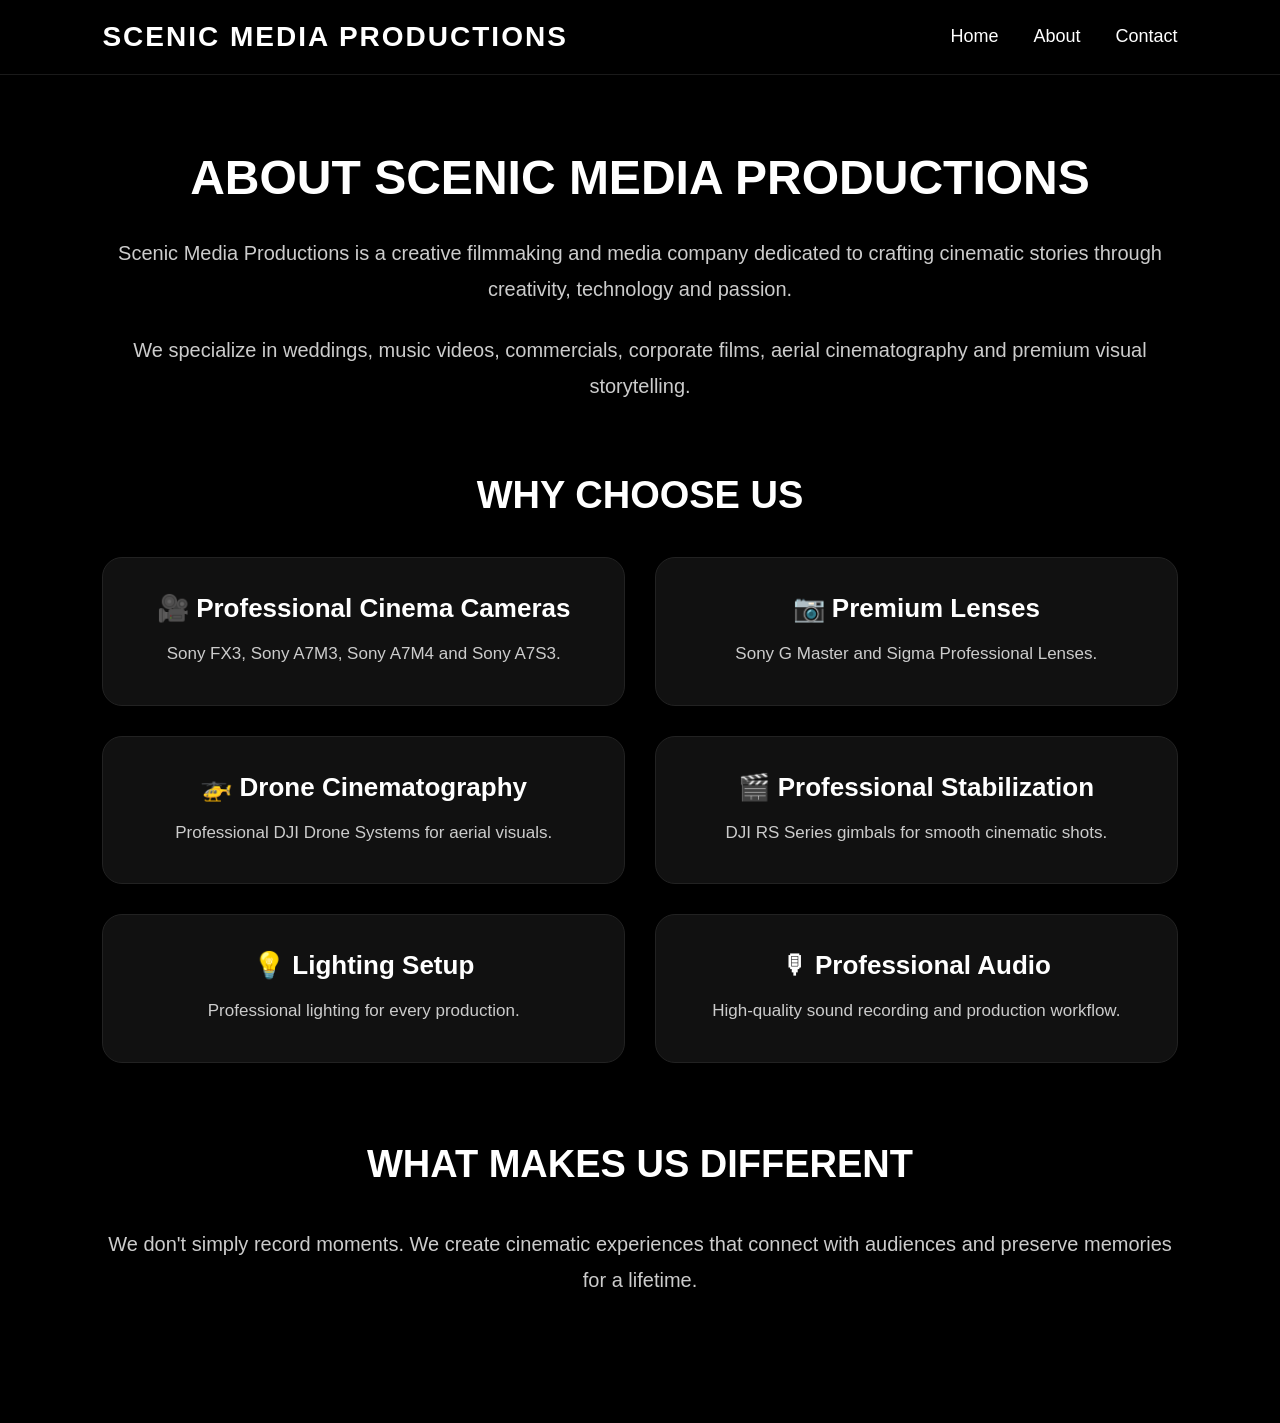
<file: about.html>
<!DOCTYPE html>
<html lang="en">

<head>
    <meta charset="UTF-8">
    <meta name="viewport" content="width=device-width, initial-scale=1.0">
    <title>About | Scenic Media Productions</title>

    <link rel="stylesheet" href="style.css">
</head>

<body>

    <nav>
        <div class="logo">
            SCENIC MEDIA PRODUCTIONS
        </div>

        <ul>
            <li><a href="index.html">Home</a></li>
            <li><a href="about.html">About</a></li>
            <li><a href="contact.html">Contact</a></li>
        </ul>
    </nav>

    <section class="about-page">

        <div class="about-page-container">

            <h1>ABOUT SCENIC MEDIA PRODUCTIONS</h1>

            <p>
                Scenic Media Productions is a creative filmmaking and media company
                dedicated to crafting cinematic stories through creativity,
                technology and passion.
            </p>

            <p>
                We specialize in weddings, music videos, commercials,
                corporate films, aerial cinematography and premium visual
                storytelling.
            </p>

            <h2>WHY CHOOSE US</h2>

            <div class="why-grid">

                <div class="why-card">
                    <h3>🎥 Professional Cinema Cameras</h3>
                    <p>
                        Sony FX3, Sony A7M3,
                        Sony A7M4 and Sony A7S3.
                    </p>
                </div>

                <div class="why-card">
                    <h3>📷 Premium Lenses</h3>
                    <p>
                        Sony G Master and
                        Sigma Professional Lenses.
                    </p>
                </div>

                <div class="why-card">
                    <h3>🚁 Drone Cinematography</h3>
                    <p>
                        Professional DJI Drone
                        Systems for aerial visuals.
                    </p>
                </div>

                <div class="why-card">
                    <h3>🎬 Professional Stabilization</h3>
                    <p>
                        DJI RS Series gimbals
                        for smooth cinematic shots.
                    </p>
                </div>

                <div class="why-card">
                    <h3>💡 Lighting Setup</h3>
                    <p>
                        Professional lighting
                        for every production.
                    </p>
                </div>

                <div class="why-card">
                    <h3>🎙 Professional Audio</h3>
                    <p>
                        High-quality sound recording
                        and production workflow.
                    </p>
                </div>

            </div>

            <h2>WHAT MAKES US DIFFERENT</h2>

            <p>
                We don't simply record moments.
                We create cinematic experiences that
                connect with audiences and preserve
                memories for a lifetime.
            </p>

        </div>

    </section>

</body>

</html>
</file>
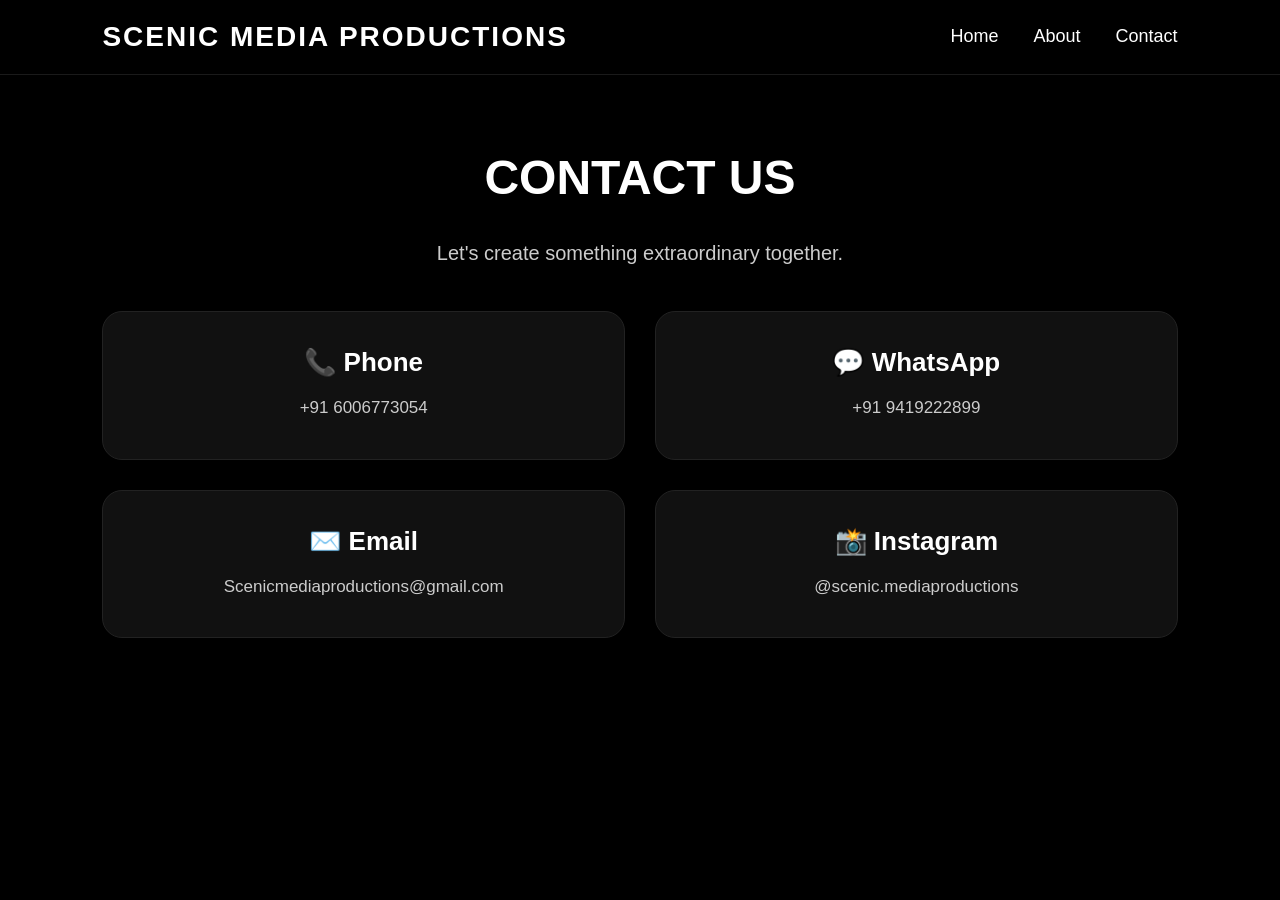
<file: contact.html>
<!DOCTYPE html>
<html lang="en">

<head>
    <meta charset="UTF-8">
    <meta name="viewport" content="width=device-width, initial-scale=1.0">
    <title>Contact | Scenic Media Productions</title>

    <link rel="stylesheet" href="style.css">
</head>

<body>

<nav>
    <div class="logo">
        SCENIC MEDIA PRODUCTIONS
    </div>

    <ul>
        <li><a href="index.html">Home</a></li>
        <li><a href="about.html">About</a></li>
        <li><a href="contact.html">Contact</a></li>
    </ul>
</nav>

<section class="about-page">

    <div class="about-page-container">

        <h1>CONTACT US</h1>

        <p>
            Let's create something extraordinary together.
        </p>

        <div class="why-grid">

            <div class="why-card">
                <h3>📞 Phone</h3>
                <p>+91 6006773054</p>
            </div>

            <div class="why-card">
                <h3>💬 WhatsApp</h3>
                <p>+91 9419222899</p>
            </div>

            <div class="why-card">
                <h3>✉️ Email</h3>
                <p>Scenicmediaproductions@gmail.com</p>
            </div>

            <div class="why-card">
                <h3>📸 Instagram</h3>
                <p>@scenic.mediaproductions</p>
            </div>

        </div>

        

</section>

</body>

</html>
</file>
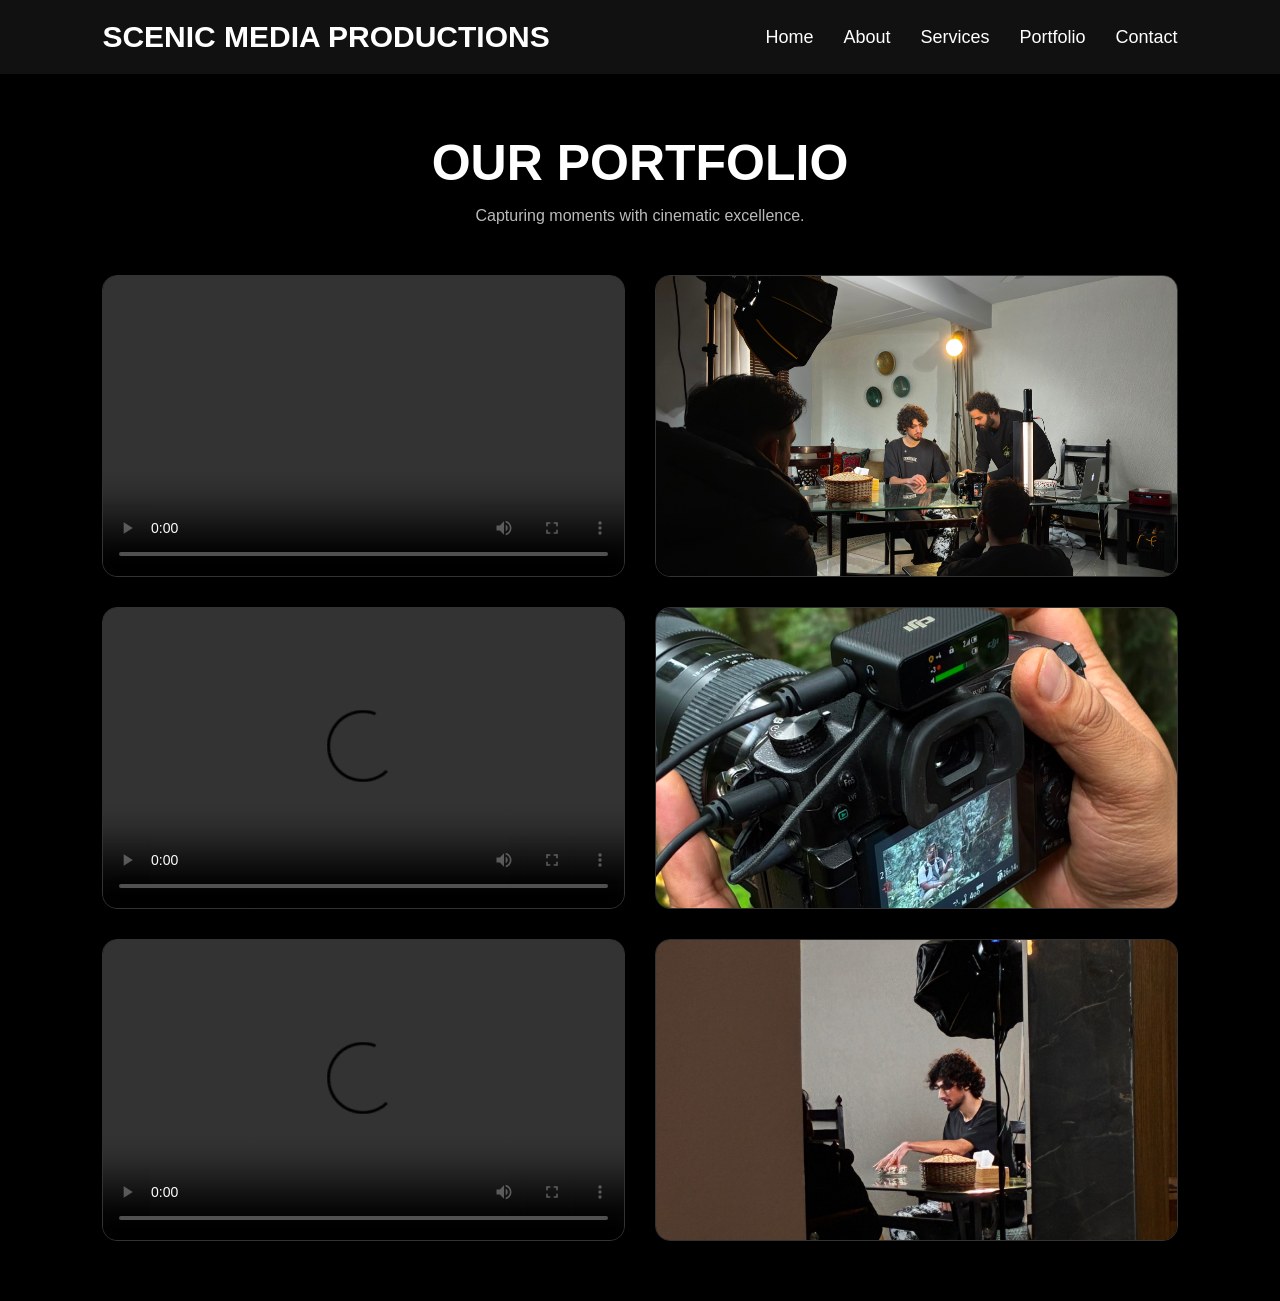
<file: portfolio.html>
<!DOCTYPE html>
<html lang="en">
<head>
    <meta charset="UTF-8">
    <meta name="viewport" content="width=device-width, initial-scale=1.0">
    <title>Portfolio | Scenic Media Productions</title>

    <style>

        *{
            margin:0;
            padding:0;
            box-sizing:border-box;
            font-family:Arial, Helvetica, sans-serif;
        }

        body{
            background:black;
            color:white;
        }

        nav{
            width:100%;
            background:#111;
            padding:20px 8%;
            display:flex;
            justify-content:space-between;
            align-items:center;
        }

        nav h2{
            font-size:30px;
        }

        nav ul{
            display:flex;
            list-style:none;
        }

        nav ul li{
            margin-left:30px;
        }

        nav ul li a{
            color:white;
            text-decoration:none;
            font-size:18px;
        }

        .portfolio{
            padding:60px 8%;
        }

        .portfolio h1{
            text-align:center;
            font-size:50px;
            margin-bottom:15px;
        }

        .portfolio p{
            text-align:center;
            color:#bbb;
            margin-bottom:50px;
        }

        .gallery{
            display:grid;
            grid-template-columns:repeat(auto-fit,minmax(350px,1fr));
            gap:30px;
        }

        .card{
            background:#111;
            border-radius:15px;
            overflow:hidden;
            border:1px solid #333;
        }

        .card img,
        .card video{
            width:100%;
            height:300px;
            object-fit:cover;
            display:block;
        }

    </style>

</head>

<body>

<nav>

    <h2>SCENIC MEDIA PRODUCTIONS</h2>

    <ul>
        <li><a href="index.html">Home</a></li>
        <li><a href="about.html">About</a></li>
        <li><a href="services.html">Services</a></li>
        <li><a href="portfolio.html">Portfolio</a></li>
        <li><a href="contact.html">Contact</a></li>
    </ul>

</nav>

<section class="portfolio">

    <h1>OUR PORTFOLIO</h1>

    <p>
        Capturing moments with cinematic excellence.
    </p>

    <div class="gallery">

        <div class="card">
            <video controls>
                <source src="assets/videos/portfolio-videos/ad1.MP4" type="video/mp4">
            </video>
        </div>

        <div class="card">
            <img src="assets/images/portfolio-images/port1.JPG">
        </div>

        <div class="card">
            <video controls>
                <source src="assets/videos/portfolio-videos/ad2.MP4" type="video/mp4">
            </video>
        </div>

        <div class="card">
            <img src="assets/images/portfolio-images/port2.JPG">
        </div>

        <div class="card">
            <video controls>
                <source src="assets/videos/portfolio-videos/ad3.MP4" type="video/mp4">
            </video>
        </div>

        <div class="card">
            <img src="assets/images/portfolio-images/port3.JPG">
        </div>

    </div>

</section>

</body>
</html>
</file>
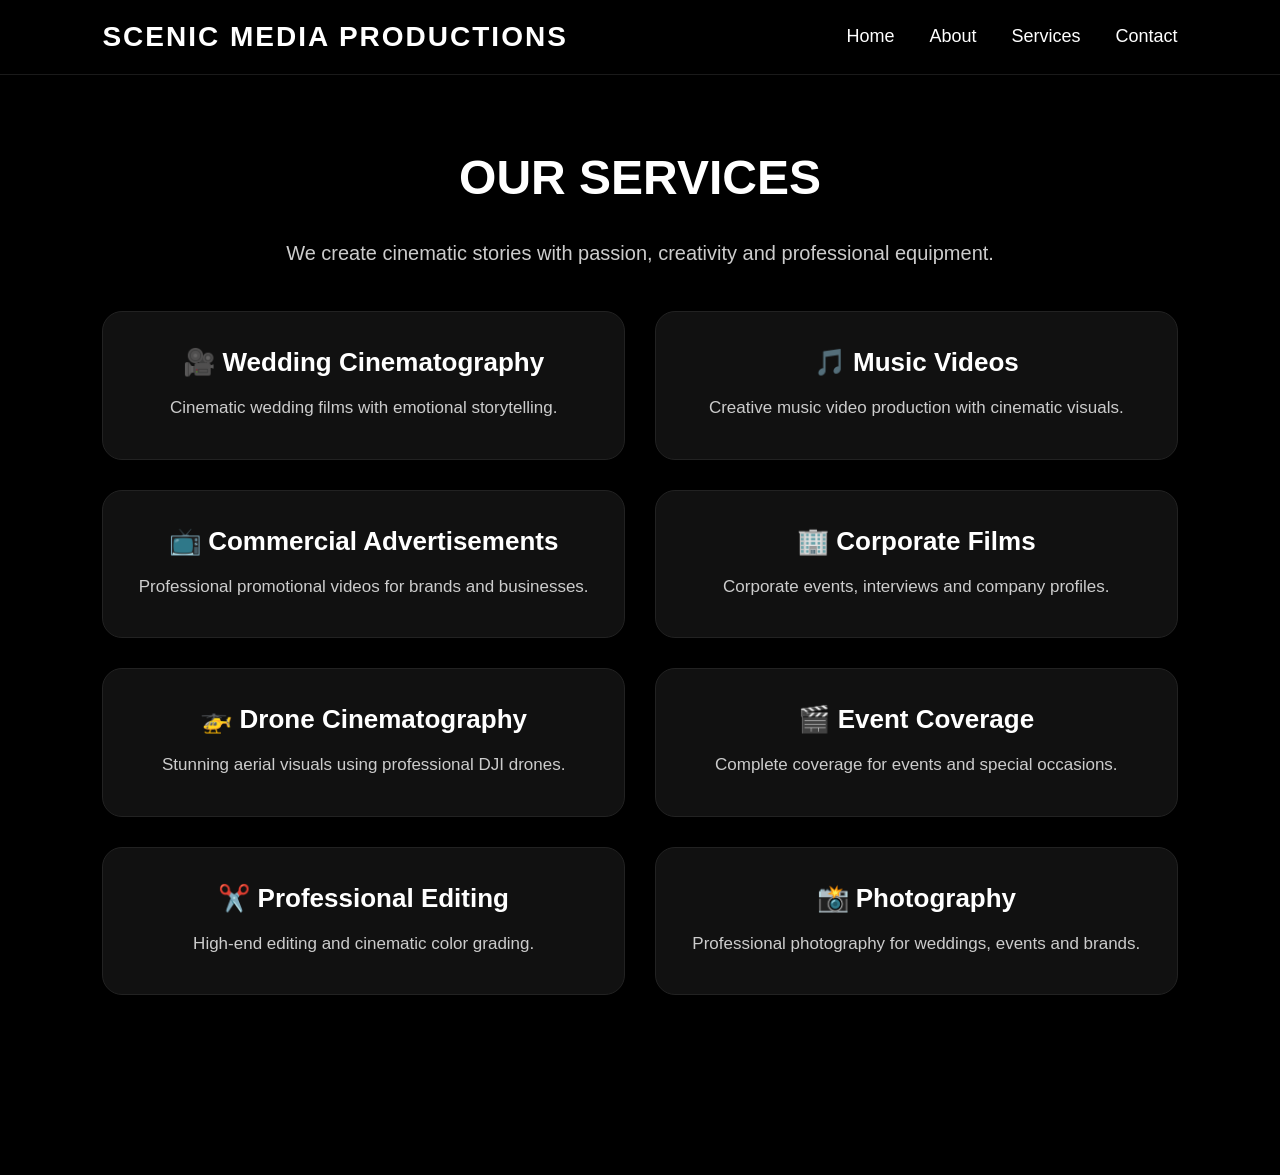
<file: services.html>
<!DOCTYPE html>
<html lang="en">

<head>
    <meta charset="UTF-8">
    <meta name="viewport" content="width=device-width, initial-scale=1.0">
    <title>Services | Scenic Media Productions</title>

    <link rel="stylesheet" href="style.css">
</head>

<body>

<nav>
    <div class="logo">
        SCENIC MEDIA PRODUCTIONS
    </div>

    <ul>
        <li><a href="index.html">Home</a></li>
        <li><a href="about.html">About</a></li>
        <li><a href="services.html">Services</a></li>
        <li><a href="contact.html">Contact</a></li>
    </ul>
</nav>

<section class="about-page">

    <div class="about-page-container">

        <h1>OUR SERVICES</h1>

        <p>
            We create cinematic stories with passion, creativity and professional equipment.
        </p>

        <div class="why-grid">

            <div class="why-card">
                <h3>🎥 Wedding Cinematography</h3>
                <p>
                    Cinematic wedding films with emotional storytelling.
                </p>
            </div>

            <div class="why-card">
                <h3>🎵 Music Videos</h3>
                <p>
                    Creative music video production with cinematic visuals.
                </p>
            </div>

            <div class="why-card">
                <h3>📺 Commercial Advertisements</h3>
                <p>
                    Professional promotional videos for brands and businesses.
                </p>
            </div>

            <div class="why-card">
                <h3>🏢 Corporate Films</h3>
                <p>
                    Corporate events, interviews and company profiles.
                </p>
            </div>

            <div class="why-card">
                <h3>🚁 Drone Cinematography</h3>
                <p>
                    Stunning aerial visuals using professional DJI drones.
                </p>
            </div>

            <div class="why-card">
                <h3>🎬 Event Coverage</h3>
                <p>
                    Complete coverage for events and special occasions.
                </p>
            </div>

            <div class="why-card">
                <h3>✂️ Professional Editing</h3>
                <p>
                    High-end editing and cinematic color grading.
                </p>
            </div>

            <div class="why-card">
                <h3>📸 Photography</h3>
                <p>
                    Professional photography for weddings, events and brands.
                </p>
            </div>

        </div>

    </div>

</section>

</body>

</html>
</file>
<file: style.css>
html{
    scroll-behavior:smooth;
}
*{
    margin:0;
    padding:0;
    box-sizing:border-box;
}

body{
    font-family:Arial, Helvetica, sans-serif;
}

.hero{
    position:relative;
    height:100vh;
    overflow:hidden;
    display:flex;
    justify-content:center;
    align-items:center;
}

.background-video{
    position:absolute;
    top:0;
    left:0;
    width:100%;
    height:100%;
    object-fit:cover;
    z-index:-2;
}

.overlay{
    position:relative;
    z-index:2;
    text-align:center;
}

.hero::before{
    content:"";
    position:absolute;
    top:0;
    left:0;
    width:100%;
    height:100%;
    background:rgba(0,0,0,0.55);
    z-index:-1;
}

.overlay{
    text-align:center;
}

.overlay h1{
    color:white;
    font-size:60px;
    letter-spacing:5px;
    margin-bottom:20px;
}

.overlay p{
    color:#cccccc;
    font-size:24px;
    margin-bottom:40px;
}

.button{
    text-decoration:none;
    color:white;
    border:2px solid white;
    padding:15px 35px;
    font-size:18px;
    transition:0.3s;
}

.button:hover{
    background:white;
    color:black;
}
nav{
    position:fixed;
    top:0;
    left:0;
    width:100%;
    padding:25px 60px;
    display:flex;
    justify-content:space-between;
    align-items:center;

    background:rgba(0,0,0,0.85);
    backdrop-filter:blur(12px);
    -webkit-backdrop-filter:blur(12px);

    border-bottom:1px solid rgba(255,255,255,0.1);

    z-index:1000;
}

.logo{
    color:white;
    font-size:22px;
    font-weight:bold;
    letter-spacing:2px;
}

nav ul{
    display:flex;
    list-style:none;
}

nav ul li{
    margin-left:30px;
}

nav ul li a{
    color:white;
    text-decoration:none;
    font-size:18px;
}

nav ul li a:hover{
    color:#bbbbbb;
}
nav ul li a{
    position:relative;
}

nav ul li a::after{
    content:"";
    position:absolute;
    left:0;
    bottom:-5px;
    width:0;
    height:2px;
    background:white;
    transition:.4s;
}

nav ul li a:hover::after{
    width:100%;
}

.about{
    background:#050505;
    padding:100px 10%;
    color:white;
}

.about-container{
    max-width:1200px;
    margin:auto;
    text-align:center;
}

.about h2{
    font-size:42px;
    margin-bottom:30px;
    letter-spacing:3px;
}

.about p{
    font-size:20px;
    color:#cccccc;
    line-height:1.8;
    margin-bottom:60px;
}

.services-grid{
    display:grid;
    grid-template-columns:repeat(auto-fit,minmax(220px,1fr));
    gap:25px;
}

.service-card{
    border:1px solid rgba(255,255,255,0.15);
    padding:50px 20px;
    background:rgba(255,255,255,0.03);
    backdrop-filter:blur(10px);
    transition:0.3s;
}

.service-card:hover{
    transform:translateY(-8px);
    border-color:white;
}

.service-card h3{
    font-size:24px;
}
.portfolio{
    background:#000;
    color:white;
    padding:100px 10%;
}

.portfolio-container{
    max-width:1200px;
    margin:auto;
    text-align:center;
}

.portfolio h2{
    font-size:42px;
    margin-bottom:20px;
}

.portfolio p{
    color:#cccccc;
    margin-bottom:50px;
    font-size:20px;
}

.portfolio-grid{
    display:grid;
    grid-template-columns:repeat(auto-fit,minmax(250px,1fr));
    gap:25px;
}

.portfolio-card{
    overflow:hidden;
    border-radius:10px;
}

.portfolio-card img{
    width:100%;
    height:300px;
    object-fit:cover;
    transition:0.4s;
}

.portfolio-card img:hover{
    transform:scale(1.08);
}
.equipment{
    background:#000;
    padding:100px 8%;
}

.equipment-container{
    background:#000;
    max-width:1200px;
    margin:auto;
}

.equipment-container h2{
    color:#fff;
    font-size:42px;
    margin-bottom:20px;
}

.equipment-container > p{
    color:#ccc;
    font-size:20px;
    margin-bottom:50px;
}

.equipment-grid{
    display:grid;
    grid-template-columns:repeat(2,1fr);
    gap:30px;

    background:#000;
    padding:30px;
}

.equipment-card{
    background:#111;
    border:1px solid #333;
    border-radius:18px;
    padding:35px;
    text-align:left;
    transition:0.3s;
}

.equipment-card:hover{
    transform:translateY(-8px);
    border-color:#fff;
}

.equipment-card h3{
    color:#fff;
    font-size:32px;
    margin-bottom:15px;
}

.equipment-card p{
    color:#ccc;
    font-size:20px;
    line-height:1.8;
}
.equipment-grid{
    display:grid;
    grid-template-columns:repeat(2,1fr);
    gap:30px;
}

@media(max-width:768px){
    .equipment-grid{
        grid-template-columns:1fr;
    }
}
/* Force black backgrounds */

body{
    background:#000 !important;
}

.equipment,
.equipment-container,
.equipment-grid{
    background:#000 !important;
}
.about-page{
    background:#000;
    color:#fff;
    min-height:100vh;
    padding:150px 8% 100px;
}

.about-page-container{
    max-width:1200px;
    margin:auto;
    text-align:center;
}

.about-page-container h1{
    font-size:48px;
    margin-bottom:30px;
}

.about-page-container h2{
    font-size:38px;
    margin-top:70px;
    margin-bottom:40px;
}

.about-page-container p{
    color:#cccccc;
    font-size:20px;
    line-height:1.8;
    margin-bottom:25px;
}

.why-grid{
    display:grid;
    grid-template-columns:repeat(auto-fit,minmax(280px,1fr));
    gap:30px;
    margin-top:40px;
}

.why-card{
    background:#111;
    border:1px solid #222;
    border-radius:20px;
    padding:35px;
    transition:0.3s;
}

.why-card:hover{
    transform:translateY(-10px);
    border-color:#ffffff;
}

.why-card h3{
    color:white;
    margin-bottom:15px;
    font-size:26px;
}

.why-card p{
    color:#cccccc;
    font-size:17px;
    margin:0;
}

body{
    background:#000;
}
/* ==========================
   CONTACT PAGE
========================== */

.contact-page{
    background:#000;
    color:white;
    min-height:100vh;
    padding:120px 8% 80px;
}

.contact-page-container{
    max-width:1200px;
    margin:auto;
}

.contact-page h2{
    text-align:center;
    font-size:60px;
    margin-bottom:60px;
    letter-spacing:3px;
}

.why-grid{
    display:grid;
    grid-template-columns:repeat(2,1fr);
    gap:30px;
    margin-bottom:80px;
}

.contact-card{
    background:#111;
    border:1px solid #333;
    border-radius:20px;
    padding:40px 30px;
    text-align:center;
    transition:0.3s;
}

.contact-card:hover{
    transform:translateY(-8px);
    border-color:white;
}

.contact-card h3{
    color:white;
    font-size:36px;
    margin-bottom:20px;
}

.contact-card p{
    color:#cccccc;
    font-size:16px;
    line-height:1.7;
    margin:0;
    word-wrap:break-word;
    overflow-wrap:break-word;
    word-break:break-word;
}

/* ==========================
   CONTACT FORM
========================== */

.contact-form{
    max-width:900px;
    margin:50px auto 0;
    display:grid;
    grid-template-columns:1fr 1fr;
    gap:20px;
}

.contact-form input,
.contact-form textarea{
    width:100%;
    padding:18px;
    background:#111;
    border:1px solid #333;
    color:white;
    font-size:16px;
    border-radius:10px;
    outline:none;
    box-sizing:border-box;
}

.contact-form input:focus,
.contact-form textarea:focus{
    border:1px solid white;
}

.contact-form textarea{
    grid-column:1/3;
    min-height:180px;
    resize:vertical;
}

.contact-form button{
    grid-column:1/3;
    padding:18px;
    background:white;
    color:black;
    border:none;
    font-size:18px;
    font-weight:bold;
    border-radius:10px;
    cursor:pointer;
    transition:0.3s;
}

.contact-form button:hover{
    background:#cccccc;
}

/* ==========================
   MOBILE
========================== */

@media(max-width:768px){

    .why-grid{
        grid-template-columns:1fr;
    }

    .contact-page h2{
        font-size:40px;
    }

    .contact-form{
        grid-template-columns:1fr;
    }

    .contact-form textarea,
    .contact-form button{
        grid-column:1;
    }
}
.portfolio-page{
    background:#000;
    color:white;
    min-height:100vh;
    padding:120px 8%;
}

.portfolio-container{
    max-width:1200px;
    margin:auto;
    text-align:center;
}

.portfolio-container h1{
    font-size:60px;
    margin-bottom:20px;
}

.portfolio-container p{
    color:#ccc;
    font-size:20px;
    margin-bottom:60px;
}

.portfolio-grid{
    display:grid;
    grid-template-columns:repeat(3,1fr);
    gap:30px;
}

.portfolio-box{
    background:#111;
    border:1px solid #333;
    border-radius:20px;
    padding:40px;
    transition:0.3s;
}

.portfolio-box:hover{
    transform:translateY(-8px);
    border-color:white;
}

.portfolio-box h3{
    font-size:30px;
    margin-bottom:20px;
}

.portfolio-box p{
    font-size:18px;
    color:#ccc;
}

@media(max-width:768px){

    .portfolio-grid{
        grid-template-columns:1fr;
    }

    .portfolio-container h1{
        font-size:40px;
    }
}
/* =====================
   INQUIRY SECTION
===================== */

.inquiry{
    background:#000;
    color:white;
    padding:100px 8%;
}

.inquiry-container{
    max-width:1000px;
    margin:auto;
    text-align:center;
}

.inquiry-container h2{
    font-size:50px;
    margin-bottom:20px;
}

.inquiry-container p{
    color:#cccccc;
    font-size:20px;
    margin-bottom:50px;
}

.inquiry-form{
    display:grid;
    grid-template-columns:1fr 1fr;
    gap:20px;
}

.inquiry-form input,
.inquiry-form textarea{
    background:#111;
    border:1px solid #333;
    color:white;
    padding:18px;
    border-radius:12px;
    font-size:16px;
}

.inquiry-form textarea{
    grid-column:1/3;
    min-height:180px;
    resize:vertical;
}

.inquiry-form button{
    grid-column:1/3;
    background:white;
    color:black;
    padding:18px;
    border:none;
    border-radius:12px;
    font-size:18px;
    font-weight:bold;
    cursor:pointer;
}

.inquiry-form button:hover{
    opacity:0.9;
}

@media(max-width:768px){

    .inquiry-form{
        grid-template-columns:1fr;
    }

    .inquiry-form textarea,
    .inquiry-form button{
        grid-column:1;
    }
}
footer{
    background:#000;
    color:#999;
    text-align:center;
    padding:60px 20px;
    border-top:1px solid #222;
}

footer h2{
    color:white;
    margin-bottom:20px;
    font-size:32px;
}

footer p{
    margin:10px 0;
    font-size:16px;
}
.portfolio-grid{
    display:grid;
    grid-template-columns:repeat(auto-fit,minmax(320px,1fr));
    gap:30px;
    margin-top:50px;
}

.portfolio-card{
    background:#111;
    border-radius:15px;
    overflow:hidden;
    border:1px solid #333;
}

.portfolio-card img,
.portfolio-card video{
    width:100%;
    display:block;
}
.portfolio-page{
    background:#000;
    color:white;
    min-height:100vh;
    padding:140px 8% 80px;
    text-align:center;
}

.portfolio-page h1{
    font-size:50px;
    margin-bottom:20px;
}

.portfolio-page p{
    color:#ccc;
    margin-bottom:50px;
}

.portfolio-grid{
    display:grid;
    grid-template-columns:repeat(auto-fit,minmax(320px,1fr));
    gap:30px;
}

.portfolio-card{
    background:#111;
    border-radius:20px;
    overflow:hidden;
    border:1px solid #333;
}

.portfolio-card img,
.portfolio-card video{
    width:100%;
    display:block;
}
.portfolio-page{
    background:#000;
    color:white;
    min-height:100vh;
    padding:140px 8% 80px;
    text-align:center;
}

.portfolio-page h1{
    font-size:50px;
    margin-bottom:20px;
}

.portfolio-page p{
    color:#cccccc;
    margin-bottom:50px;
    font-size:18px;
}

.portfolio-grid{
    display:grid;
    grid-template-columns:repeat(auto-fit,minmax(320px,1fr));
    gap:30px;
}

.portfolio-card{
    background:#111111;
    border-radius:20px;
    overflow:hidden;
    border:1px solid #333333;
    transition:0.4s;
}

.portfolio-card:hover{
    transform:translateY(-8px);
}

.portfolio-card img,
.portfolio-card video{
    width:100%;
    display:block;
}/* PORTFOLIO PAGE */

.portfolio-page {
    background: black;
    color: white;
    min-height: 100vh;
    padding: 140px 8% 80px;
    text-align: center;
}

.portfolio-page h1 {
    font-size: 55px;
    margin-bottom: 20px;
}

.portfolio-page p {
    color: #bdbdbd;
    font-size: 18px;
    margin-bottom: 60px;
}

.portfolio-grid {
    display: grid;
    grid-template-columns: repeat(auto-fit, minmax(450px, 1fr));
    gap: 35px;
}

.portfolio-card {
    overflow: hidden;
    border-radius: 20px;
    border: 1px solid #333;
    background: #111;
    transition: 0.4s;
}

.portfolio-card:hover {
    transform: scale(1.03);
    box-shadow: 0px 0px 25px rgba(255,255,255,0.2);
}

.portfolio-card img,
.portfolio-card video {
    width: 100%;
    height: 350px;
    object-fit: cover;
    display: block;
}

/* NAVBAR */

nav {
    position: fixed;
    top: 0;
    width: 100%;
    background: black;
    display: flex;
    justify-content: space-between;
    align-items: center;
    padding: 20px 8%;
    z-index: 1000;
}

.logo {
    color: white;
    font-size: 22px;
    font-weight: bold;
    line-height: 1.2;
}

nav ul {
    display: flex;
    list-style: none;
}

nav ul li {
    margin-left: 35px;
}

nav ul li a {
    color: white;
    text-decoration: none;
    font-size: 18px;
    transition: 0.3s;
}

nav ul li a:hover {
    color: gold;
}
*{
    margin:0;
    padding:0;
    box-sizing:border-box;
}

body{
    background:black;
    font-family:Arial, Helvetica, sans-serif;
    color:white;
}

.navbar{
    width:100%;
    background:black;
    padding:20px 8%;
    display:flex;
    justify-content:space-between;
    align-items:center;
}

.logo{
    font-size:28px;
    font-weight:bold;
}

.navbar ul{
    display:flex;
    list-style:none;
}

.navbar ul li{
    margin-left:30px;
}

.navbar ul li a{
    color:white;
    text-decoration:none;
    font-size:18px;
}

.navbar ul li a:hover{
    color:gold;
}

.portfolio{
    padding:60px;
    text-align:center;
}

.portfolio h1{
    font-size:55px;
    margin-bottom:20px;
}

.portfolio p{
    color:#bbbbbb;
    margin-bottom:50px;
}

.gallery{
    display:grid;
    grid-template-columns:repeat(auto-fit,minmax(450px,1fr));
    gap:30px;
}

.card{
    background:#111;
    border-radius:15px;
    overflow:hidden;
    border:1px solid #333;
}

.card img,
.card video{
    width:100%;
    height:350px;
    object-fit:cover;
    display:block;
}
.portfolio{
    padding:120px 8%;
    background:#000;
    color:white;
    min-height:100vh;
}

.portfolio h1{
    text-align:center;
    font-size:50px;
    margin-bottom:20px;
}

.portfolio p{
    text-align:center;
    color:#ccc;
    margin-bottom:50px;
}

.gallery{
    display:grid;
    grid-template-columns:repeat(auto-fit,minmax(400px,1fr));
    gap:30px;
}

.box{
    background:#111;
    border-radius:15px;
    overflow:hidden;
    border:1px solid #333;
}

.box img{
    width:100%;
    height:300px;
    object-fit:cover;
    display:block;
}

.box video{
    width:100%;
    height:300px;
    object-fit:cover;
    display:block;
}
nav{
    animation:navDown 1s ease;
}

@keyframes navDown{
    from{
        opacity:0;
        transform:translateY(-80px);
    }

    to{
        opacity:1;
        transform:translateY(0);
    }
}
.hero-content{
    animation:heroFade 1.5s ease;
}

@keyframes heroFade{
    from{
        opacity:0;
        transform:translateY(80px);
    }

    to{
        opacity:1;
        transform:translateY(0);
    }
}
button{
    transition:.4s;
}

button:hover{
    transform:scale(1.08);
}
.card{
    transition:.5s;
}

.card:hover{
    transform:translateY(-10px);
}

.card img,
.card video{
    transition:.5s;
}

.card:hover img,
.card:hover video{
    transform:scale(1.1);
}

.reveal{
    opacity:0;
    transform:translateY(80px);
    transition:1s;
}

.reveal.active{
    opacity:1;
    transform:translateY(0);
}
.reveal{
    opacity:0;
    transform:translateY(80px);
    transition:1s;
}

.reveal.active{
    opacity:1;
    transform:translateY(0);
}
.reveal{
    opacity:0;
    transform:translateY(80px);
    transition:1s;
}

.reveal.active{
    opacity:1;
    transform:translateY(0);
}
</file>
